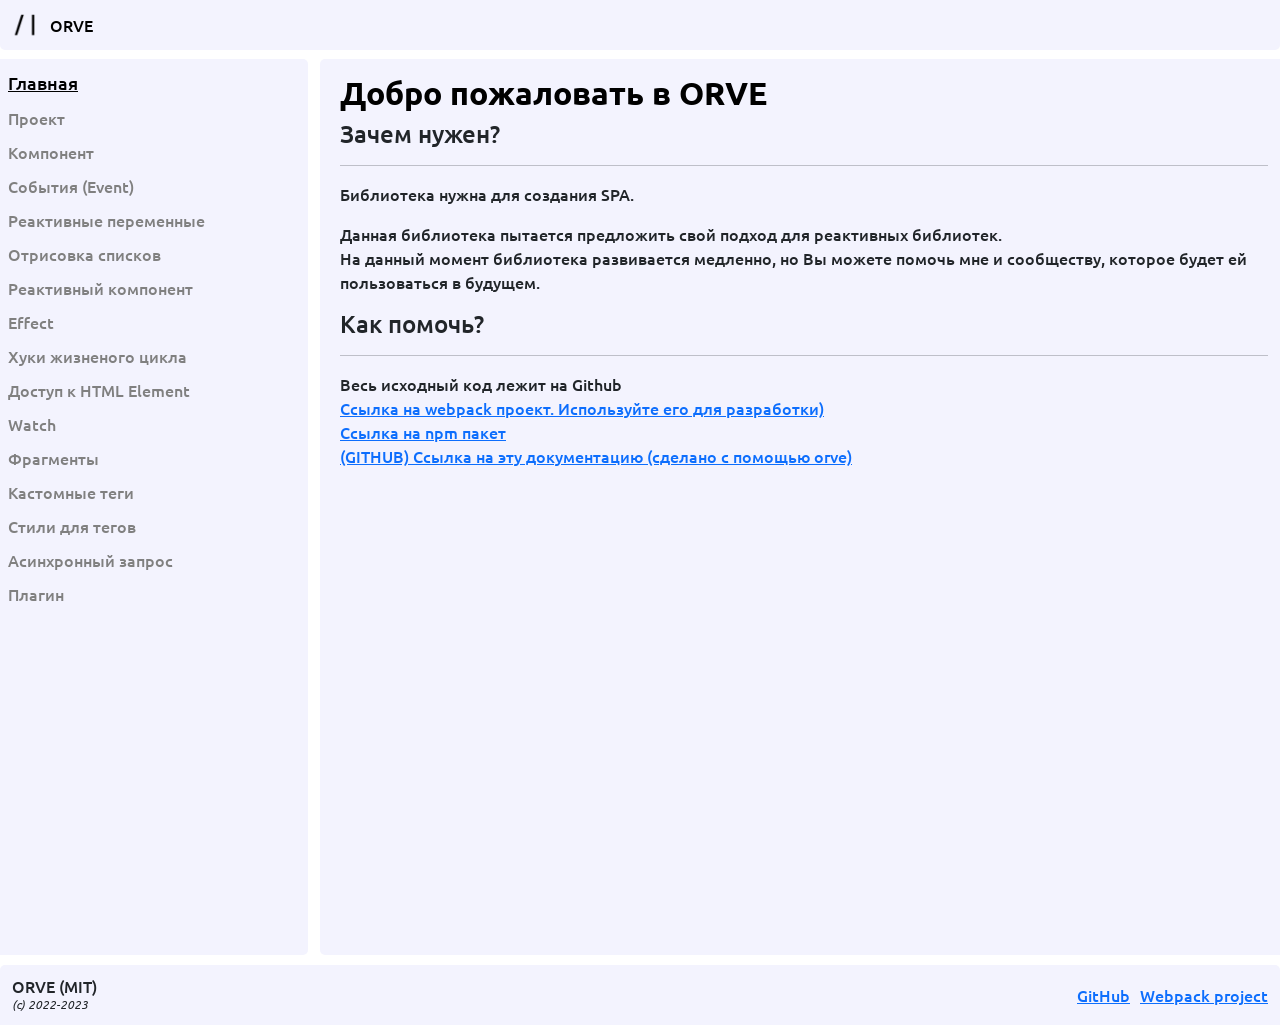
<file: index.html>
<!doctype html><html lang="en"><head><meta charset="UTF-8"><meta http-equiv="X-UA-Compatible" content="IE=edge"><meta name="viewport" content="width=device-width,initial-scale=1"><title>doc-orve</title><meta name="title" content="doc-orve"><link rel="icon" type="image/x-icon" href="./favicon.ico"><link href="https://cdn.jsdelivr.net/npm/bootstrap@5.0.2/dist/css/bootstrap.min.css" rel="stylesheet" integrity="sha384-EVSTQN3/azprG1Anm3QDgpJLIm9Nao0Yz1ztcQTwFspd3yD65VohhpuuCOmLASjC" crossorigin="anonymous"><script defer="defer" src="main.js"></script></head><body><div id="app"></div><noscript>Sorry sReact don't work without js</noscript></body></html>
</file>
